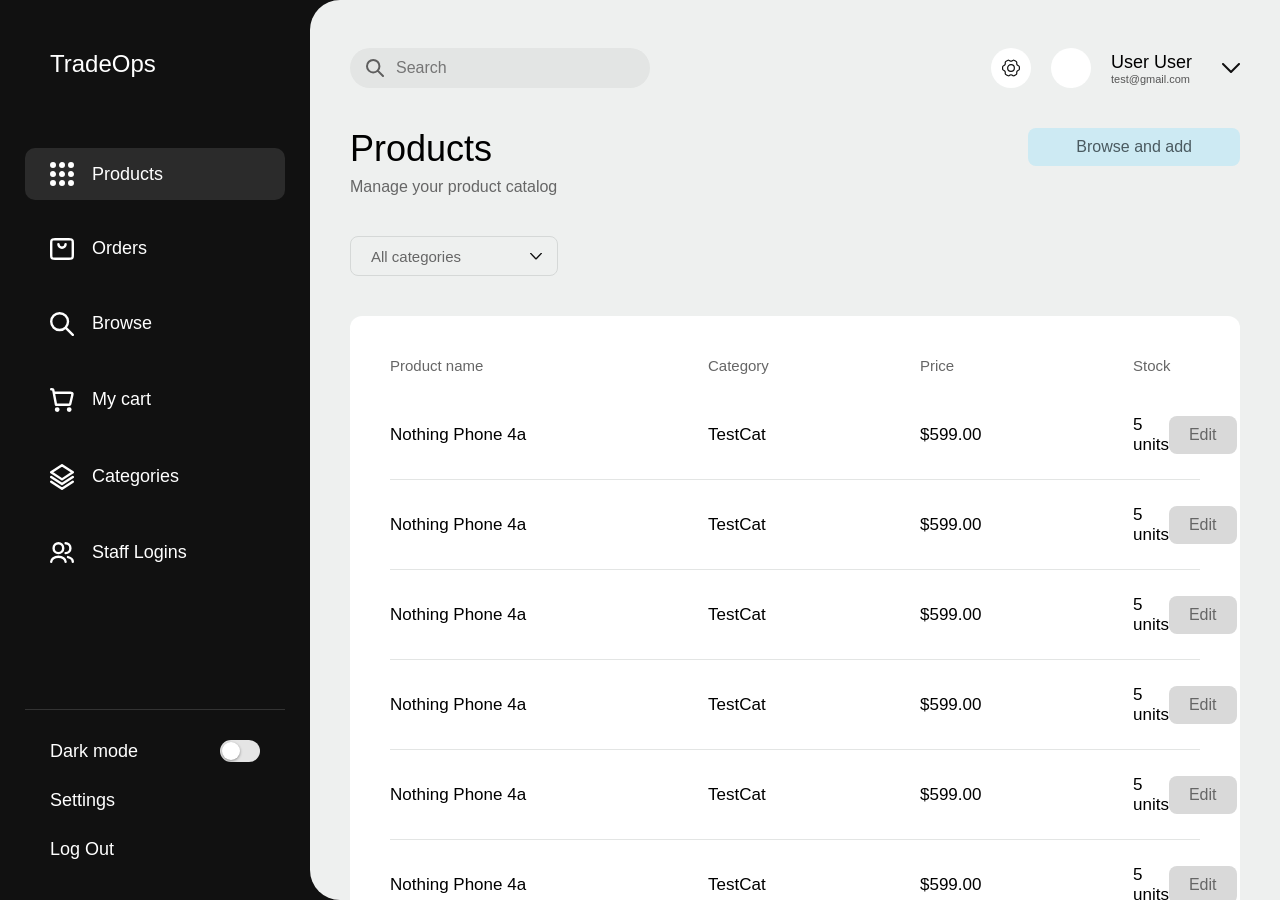
<file: index.html>
<!DOCTYPE html>
<html lang="en">


<head>
  <meta charset="UTF-8">
  <meta name="viewport" content="width=device-width, initial-scale=1.0">
  <title>TradeOps — Products</title>
  <link rel="stylesheet" href="style.css">
</head>


<body>
  <div class="layout">
    <aside class="sidebar">
  <div class="sidebar__logo">TradeOps</div>

  <nav class="menu">
    <a href="index.html" class="menu__item menu__item--active">
      <img src="icons/products.svg" alt="" class="menu__icon">
      <span>Products</span>
    </a>
    <a href="orders.html" class="menu__item">
      <img src="icons/orders.svg" alt="" class="menu__icon">
      <span>Orders</span>
    </a>
    <a href="browse.html" class="menu__item">
      <img src="icons/browse.svg" alt="" class="menu__icon">
      <span>Browse</span>
    </a>
    <a href="cart.html" class="menu__item">
      <img src="icons/cart.svg" alt="" class="menu__icon">
      <span>My cart</span>
    </a>
    <a href="categories.html" class="menu__item">
      <img src="icons/categories.svg" alt="" class="menu__icon">
      <span>Categories</span>
    </a>
    <a href="staff.html" class="menu__item">
      <img src="icons/staff.svg" alt="" class="menu__icon">
      <span>Staff Logins</span>
    </a>
  </nav>

  <div class="sidebar__bottom">
    <div class="theme-toggle">
      <span>Dark mode</span>
      <div class="switch"><div class="switch__knob"></div></div>
    </div>
    <a href="settings.html" class="sidebar__link">Settings</a>
    <a href="#" class="sidebar__link">Log Out</a>
  </div>
</aside>

    <main class="main">

      
  <header class="topbar">
    <label class="search">
      <img src="icons/search.svg" alt="" class="search__icon">
      <input type="text" class="search__input" placeholder="Search">
    </label>

    <div class="topbar__user">
      <button class="icon-btn" type="button">
        <img src="icons/settings.svg" alt="Settings">
      </button>

      <div class="avatar"></div>

      <div class="user-info">
        <span class="user-info__name">User User</span>
        <span class="user-info__email">test@gmail.com</span>
      </div>

      <button class="chevron-btn" type="button">
        <img src="icons/chevron-down.svg" alt="Open menu">
      </button>
    </div>
  </header>


  <section class="page-header">
  <div class="page-header__text">
    <h1 class="page-header__title">Products</h1>
    <p class="page-header__subtitle">Manage your product catalog</p>
  </div>
  <a href="#" class="btn btn--primary">Browse and add</a>
</section>

<div class="filters">
  <div class="select">
    <select class="select__control">
      <option>All categories</option>
      <option>TestCat</option>
    </select>
    <img src="icons/chevron-down.svg" alt="" class="select__arrow">
  </div>
</div>

<section class="card">
  <div class="table">
    <div class="table__row table__row--head">
      <div>Product name</div>
      <div>Category</div>
      <div>Price</div>
      <div>Stock</div>
      <div></div>
    </div>

    <div class="table__row">
      <div class="table__name">Nothing Phone 4a</div>
      <div class="table__cell">TestCat</div>
      <div class="table__cell">$599.00</div>
      <div class="table__cell">5 units</div>
      <div class="table__action"><a href="#" class="btn btn--secondary" data-modal-open="edit-product">Edit</a></div>
    </div>

    <div class="table__row">
      <div class="table__name">Nothing Phone 4a</div>
      <div class="table__cell">TestCat</div>
      <div class="table__cell">$599.00</div>
      <div class="table__cell">5 units</div>
      <div class="table__action"><a href="#" class="btn btn--secondary" data-modal-open="edit-product">Edit</a></div>
    </div>

    <div class="table__row">
      <div class="table__name">Nothing Phone 4a</div>
      <div class="table__cell">TestCat</div>
      <div class="table__cell">$599.00</div>
      <div class="table__cell">5 units</div>
      <div class="table__action"><a href="#" class="btn btn--secondary" data-modal-open="edit-product">Edit</a></div>
    </div>

    <div class="table__row">
      <div class="table__name">Nothing Phone 4a</div>
      <div class="table__cell">TestCat</div>
      <div class="table__cell">$599.00</div>
      <div class="table__cell">5 units</div>
      <div class="table__action"><a href="#" class="btn btn--secondary" data-modal-open="edit-product">Edit</a></div>
    </div>

    <div class="table__row">
      <div class="table__name">Nothing Phone 4a</div>
      <div class="table__cell">TestCat</div>
      <div class="table__cell">$599.00</div>
      <div class="table__cell">5 units</div>
      <div class="table__action"><a href="#" class="btn btn--secondary" data-modal-open="edit-product">Edit</a></div>
    </div>

    <div class="table__row">
      <div class="table__name">Nothing Phone 4a</div>
      <div class="table__cell">TestCat</div>
      <div class="table__cell">$599.00</div>
      <div class="table__cell">5 units</div>
      <div class="table__action"><a href="#" class="btn btn--secondary" data-modal-open="edit-product">Edit</a></div>
    </div>
  </div>
</section>

</main>



<div class="modal" id="edit-product" hidden>
  <div class="modal__dialog">
    <header class="modal__header">
      <h2 class="modal__title">Edit Product - Nothing Phone 4a</h2>
      <button class="modal__close" type="button" data-modal-close>
        <img src="icons/close.svg" alt="Close">
      </button>
    </header>

    <div class="modal__body">
      <h3 class="modal__section-title">Product info (admin controlled)</h3>

      <div class="info-grid">
        <div class="field field--small">
          <div class="field__label">Product name</div>
          <div class="field__value">Nothing Phone 4a</div>
        </div>
        <div class="field field--small">
          <div class="field__label">Category</div>
          <div class="field__value">TestCat</div>
        </div>
        <div class="field field--small">
          <div class="field__label">Price</div>
          <div class="field__value">$599.00</div>
        </div>
        <div class="field field--small">
          <div class="field__label">In Stock</div>
          <div class="field__value">5 units</div>
        </div>
      </div>

      <h3 class="modal__section-title modal__section-title--second">Your customizations</h3>

      <form class="form">
        <div class="form__group">
          <label class="form__label" for="description">Product description</label>
          <textarea class="form__control form__control--textarea" id="description" placeholder="Write the description"></textarea>
          <p class="form__hint">Add your own product description for your storefront.</p>
        </div>

        <div class="form__group">
          <label class="form__label" for="details">Internal details</label>
          <textarea class="form__control form__control--textarea" id="details" placeholder="Write the details"></textarea>
          <p class="form__hint">Private notes - not visible to customers</p>
        </div>

        <div class="form__group">
          <label class="form__label" for="order">Display order</label>
          <input class="form__control" type="number" id="order" value="0">
          <p class="form__hint">Lower numbers appear first</p>
        </div>

        <div class="form__group">
          <label class="form__label" for="images">Product images (URLs)</label>
          <input class="form__control" type="text" id="images" placeholder="https://example.com/image1">
          <p class="form__hint">Separate multiple image URLs with commas</p>
        </div>

        <div class="form__actions">
          <button type="button" class="btn btn--danger">Delete Product</button>
          <button type="submit" class="btn btn--accent btn--save">Save changes</button>
        </div>
      </form>
    </div>
  </div>
</div>

<script src="script.js"></script>
  </div>


</body>


</html>
</file>
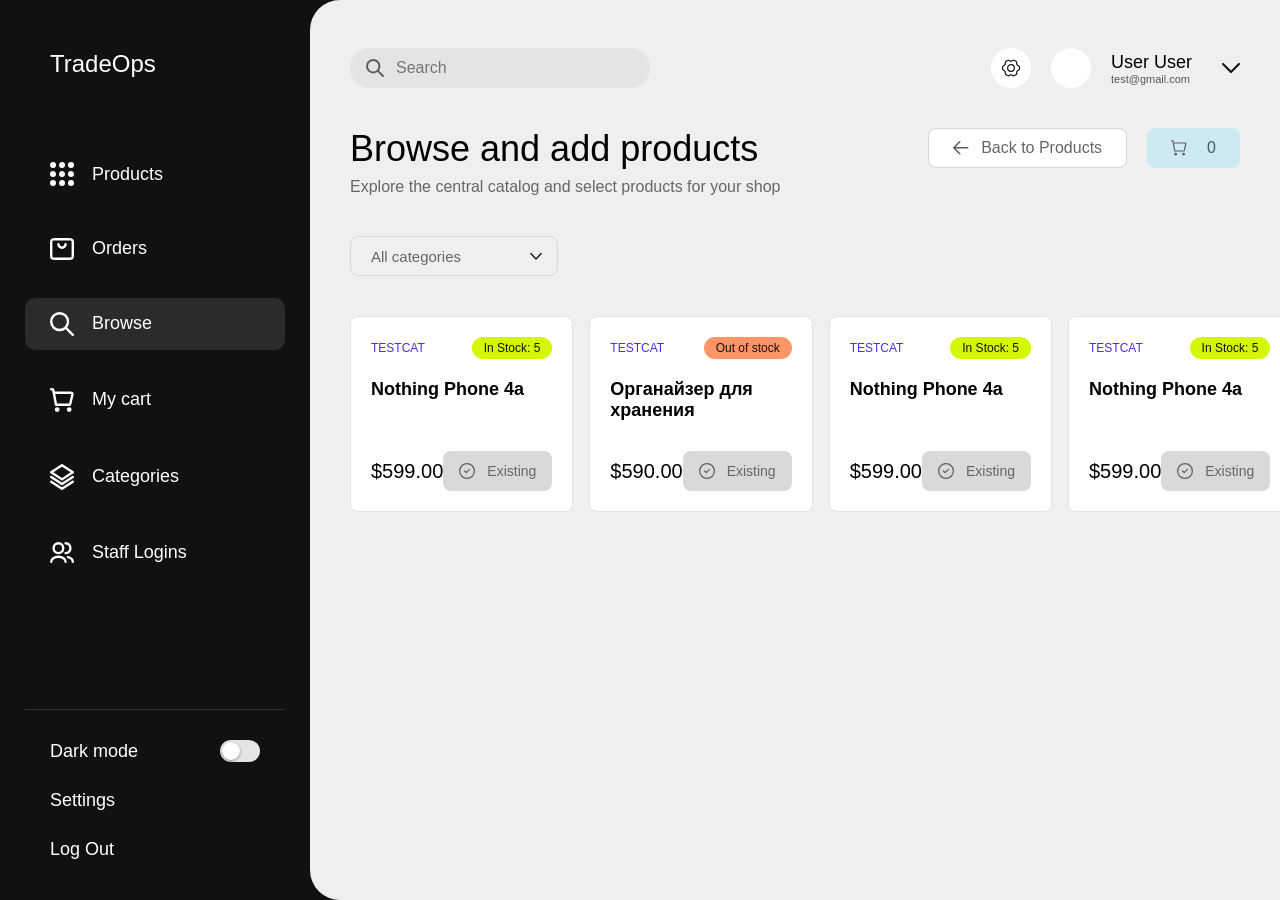
<file: browse.html>
<!DOCTYPE html>
<html lang="en">
<head>
  <meta charset="UTF-8">
  <meta name="viewport" content="width=device-width, initial-scale=1.0">
  <title>TradeOps — Browse</title>
  <link rel="stylesheet" href="style.css">
</head>
<body>
  <div class="layout">
    <aside class="sidebar">
  <div class="sidebar__logo">TradeOps</div>

  <nav class="menu">
    <a href="index.html" class="menu__item">
      <img src="icons/products.svg" alt="" class="menu__icon">
      <span>Products</span>
    </a>
    <a href="orders.html" class="menu__item">
      <img src="icons/orders.svg" alt="" class="menu__icon">
      <span>Orders</span>
    </a>
    <a href="browse.html" class="menu__item menu__item--active">
      <img src="icons/browse.svg" alt="" class="menu__icon">
      <span>Browse</span>
    </a>
    <a href="cart.html" class="menu__item">
      <img src="icons/cart.svg" alt="" class="menu__icon">
      <span>My cart</span>
    </a>
    <a href="categories.html" class="menu__item">
      <img src="icons/categories.svg" alt="" class="menu__icon">
      <span>Categories</span>
    </a>
    <a href="staff.html" class="menu__item">
      <img src="icons/staff.svg" alt="" class="menu__icon">
      <span>Staff Logins</span>
    </a>
  </nav>

  <div class="sidebar__bottom">
    <div class="theme-toggle">
      <span>Dark mode</span>
      <div class="switch"><div class="switch__knob"></div></div>
    </div>
    <a href="settings.html" class="sidebar__link">Settings</a>
    <a href="#" class="sidebar__link">Log Out</a>
  </div>
</aside>
    <main class="main">


  <header class="topbar">
    <label class="search">
      <img src="icons/search.svg" alt="" class="search__icon">
      <input type="text" class="search__input" placeholder="Search">
    </label>

    <div class="topbar__user">
      <button class="icon-btn" type="button">
        <img src="icons/settings.svg" alt="Settings">
      </button>

      <div class="avatar"></div>

      <div class="user-info">
        <span class="user-info__name">User User</span>
        <span class="user-info__email">test@gmail.com</span>
      </div>

      <button class="chevron-btn" type="button">
        <img src="icons/chevron-down.svg" alt="Open menu">
      </button>
    </div>
  </header>


  <section class="page-header">
  <div class="page-header__text">
    <h1 class="page-header__title">Browse and add products</h1>
    <p class="page-header__subtitle">Explore the central catalog and select products for your shop</p>
  </div>
  <div class="page-header__actions">
    <a href="index.html" class="btn btn--outline btn--back">
      <img src="icons/arrow-left.svg" alt="" class="btn__icon">
      <span>Back to Products</span>
    </a>
    <a href="#" class="btn btn--primary btn--cart">
      <img src="icons/cart_grey.svg" alt="" class="btn__icon">
      <span>0</span>
    </a>
  </div>
</section>

<div class="filters">
  <div class="select">
    <select class="select__control">
      <option>All categories</option>
      <option>TestCat</option>
    </select>
    <img src="icons/chevron-down.svg" alt="" class="select__arrow">
  </div>
</div>

<section class="cards">
  <article class="product-card">
    <div class="product-card__top">
      <span class="product-card__category">TESTCAT</span>
      <span class="badge badge--stock">In Stock: 5</span>
    </div>
    <h2 class="product-card__title">Nothing Phone 4a</h2>
    <div class="product-card__bottom">
      <span class="product-card__price">$599.00</span>
      <button class="btn btn--secondary btn--existing" type="button">
        <img src="icons/check-circle.svg" alt="" class="btn__icon">
        <span>Existing</span>
      </button>
    </div>
  </article>

  <article class="product-card">
    <div class="product-card__top">
      <span class="product-card__category">TESTCAT</span>
      <span class="badge badge--out">Out of stock</span>
    </div>
    <h2 class="product-card__title">Органайзер для хранения</h2>
    <div class="product-card__bottom">
      <span class="product-card__price">$590.00</span>
      <button class="btn btn--secondary btn--existing" type="button">
        <img src="icons/check-circle.svg" alt="" class="btn__icon">
        <span>Existing</span>
      </button>
    </div>
  </article>

  <article class="product-card">
    <div class="product-card__top">
      <span class="product-card__category">TESTCAT</span>
      <span class="badge badge--stock">In Stock: 5</span>
    </div>
    <h2 class="product-card__title">Nothing Phone 4a</h2>
    <div class="product-card__bottom">
      <span class="product-card__price">$599.00</span>
      <button class="btn btn--secondary btn--existing" type="button">
        <img src="icons/check-circle.svg" alt="" class="btn__icon">
        <span>Existing</span>
      </button>
    </div>
  </article>

  <article class="product-card">
    <div class="product-card__top">
      <span class="product-card__category">TESTCAT</span>
      <span class="badge badge--stock">In Stock: 5</span>
    </div>
    <h2 class="product-card__title">Nothing Phone 4a</h2>
    <div class="product-card__bottom">
      <span class="product-card__price">$599.00</span>
      <button class="btn btn--secondary btn--existing" type="button">
        <img src="icons/check-circle.svg" alt="" class="btn__icon">
        <span>Existing</span>
      </button>
    </div>
  </article>
</section>

</main>
  </div>
  
</body>

</html>
</file>
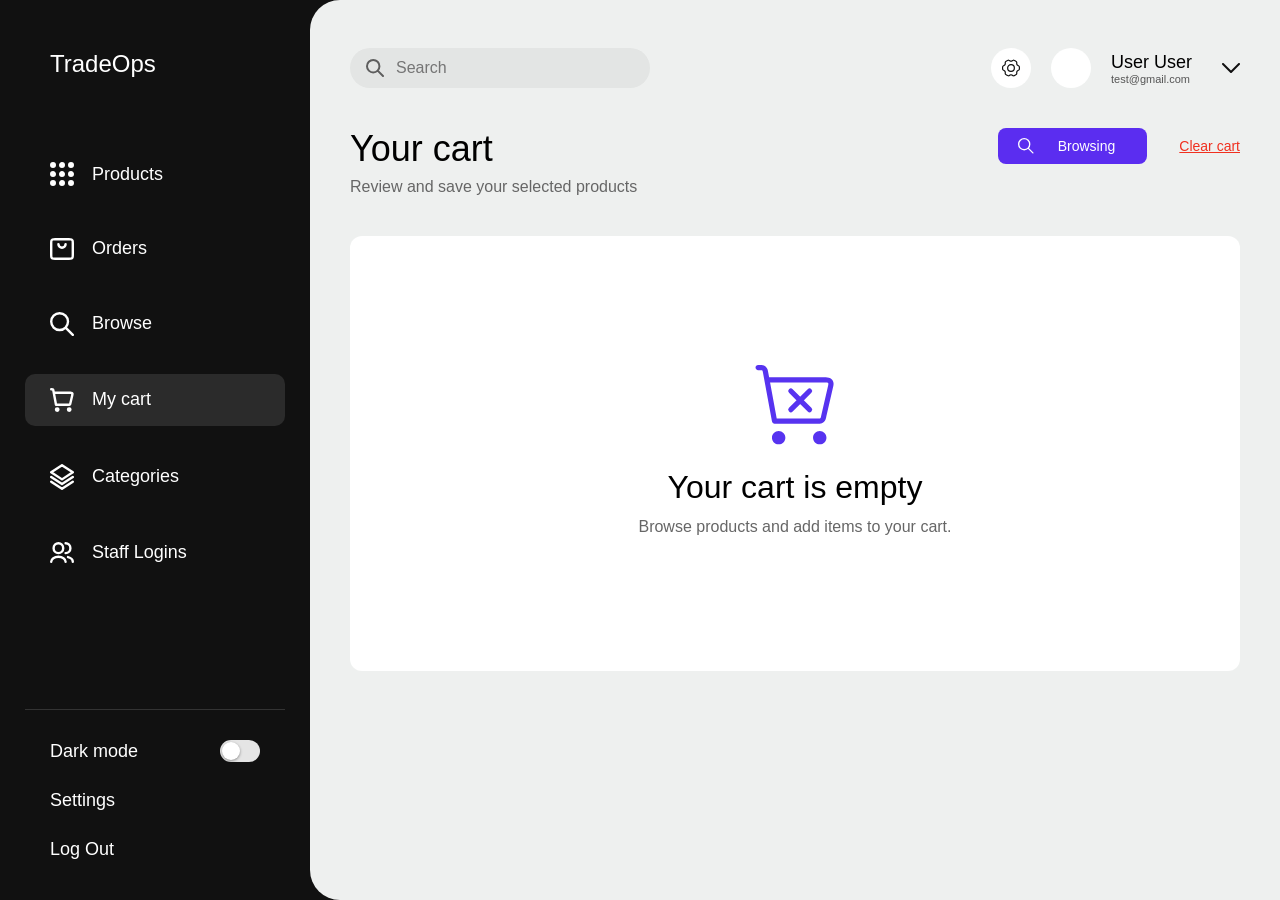
<file: cart.html>
<!DOCTYPE html>
<html lang="en">
<head>
  <meta charset="UTF-8">
  <meta name="viewport" content="width=device-width, initial-scale=1.0">
  <title>TradeOps — My cart</title>
  <link rel="stylesheet" href="style.css">
</head>
<body>
  <div class="layout">
    <aside class="sidebar">
  <div class="sidebar__logo">TradeOps</div>

  <nav class="menu">
    <a href="products.html" class="menu__item">
      <img src="icons/products.svg" alt="" class="menu__icon">
      <span>Products</span>
    </a>
    <a href="orders.html" class="menu__item">
      <img src="icons/orders.svg" alt="" class="menu__icon">
      <span>Orders</span>
    </a>
    <a href="browse.html" class="menu__item">
      <img src="icons/browse.svg" alt="" class="menu__icon">
      <span>Browse</span>
    </a>
    <a href="cart.html" class="menu__item menu__item--active">
      <img src="icons/cart.svg" alt="" class="menu__icon">
      <span>My cart</span>
    </a>
    <a href="categories.html" class="menu__item">
      <img src="icons/categories.svg" alt="" class="menu__icon">
      <span>Categories</span>
    </a>
    <a href="staff.html" class="menu__item">
      <img src="icons/staff.svg" alt="" class="menu__icon">
      <span>Staff Logins</span>
    </a>
  </nav>

  <div class="sidebar__bottom">
    <div class="theme-toggle">
      <span>Dark mode</span>
      <div class="switch"><div class="switch__knob"></div></div>
    </div>
    <a href="settings.html" class="sidebar__link">Settings</a>
    <a href="#" class="sidebar__link">Log Out</a>
  </div>
</aside>
    <main class="main">
  <header class="topbar">
    <label class="search">
      <img src="icons/search.svg" alt="" class="search__icon">
      <input type="text" class="search__input" placeholder="Search">
    </label>

    <div class="topbar__user">
      <button class="icon-btn" type="button">
        <img src="icons/settings.svg" alt="Settings">
      </button>

      <div class="avatar"></div>

      <div class="user-info">
        <span class="user-info__name">User User</span>
        <span class="user-info__email">test@gmail.com</span>
      </div>

      <button class="chevron-btn" type="button">
        <img src="icons/chevron-down.svg" alt="Open menu">
      </button>
    </div>
  </header>
  <section class="page-header">
  <div class="page-header__text">
    <h1 class="page-header__title">Your cart</h1>
    <p class="page-header__subtitle">Review and save your selected products</p>
  </div>
  <div class="page-header__actions page-header__actions--center">
    <a href="browse.html" class="btn btn--accent btn--browsing">
      <img src="icons/search-white.svg" alt="" class="btn__icon">
      <span>Browsing</span>
    </a>
    <a href="#" class="link-danger">Clear cart</a>
  </div>
</section>

<section class="card empty-state">
  <img src="icons/cart-empty.svg" alt="" class="empty-state__icon">
  <h2 class="empty-state__title">Your cart is empty</h2>
  <p class="empty-state__text">Browse products and add items to your cart.</p>

</section>

</main>
  </div>
</body>
</html>
</file>
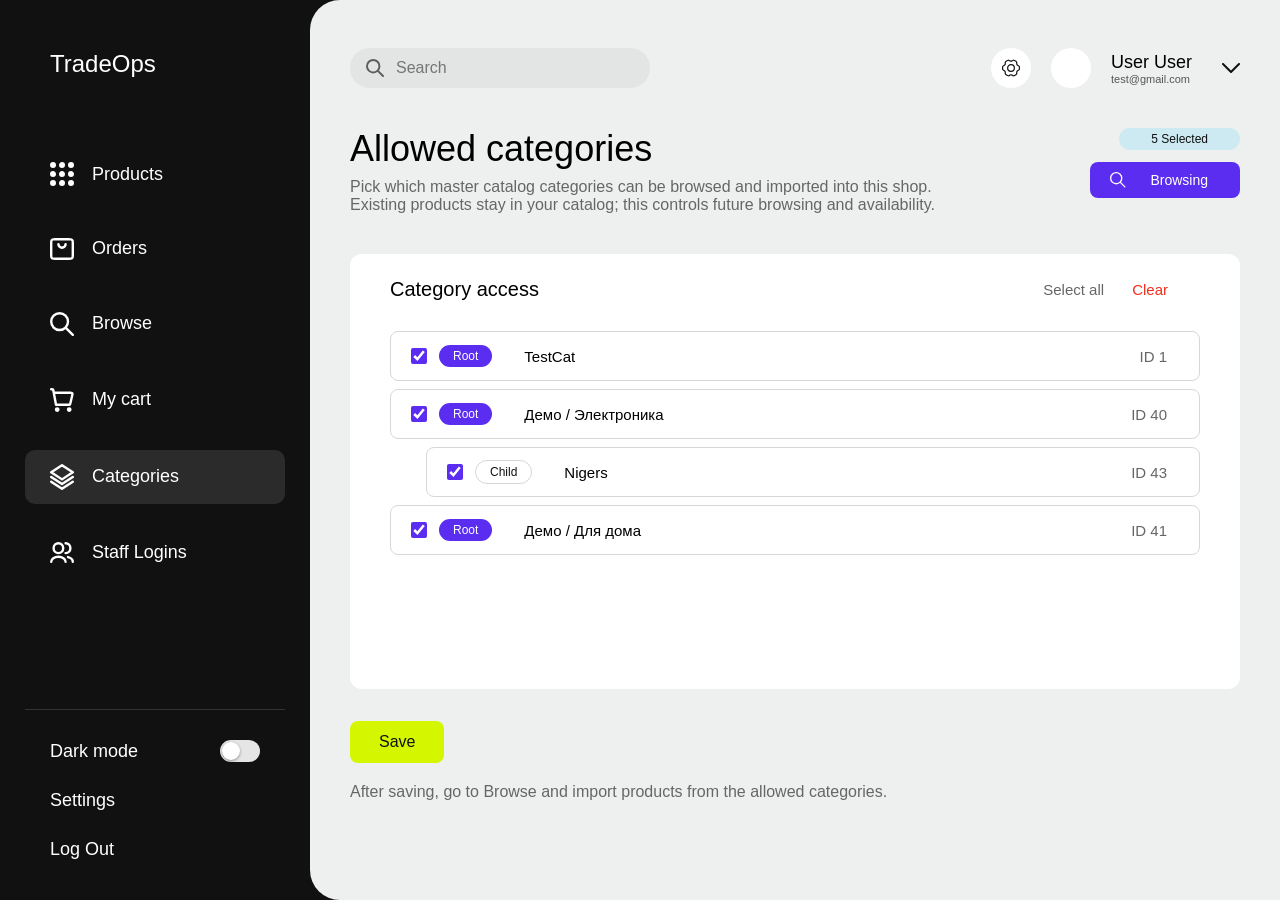
<file: categories.html>
<!DOCTYPE html>
<html lang="en">
<head>
  <meta charset="UTF-8">
  <meta name="viewport" content="width=device-width, initial-scale=1.0">
  <title>TradeOps — Categories</title>
  <link rel="stylesheet" href="style.css">
</head>
<body>
  <div class="layout">
    <aside class="sidebar">
  <div class="sidebar__logo">TradeOps</div>

  <nav class="menu">
    <a href="index.html" class="menu__item">
      <img src="icons/products.svg" alt="" class="menu__icon">
      <span>Products</span>
    </a>
    <a href="orders.html" class="menu__item">
      <img src="icons/orders.svg" alt="" class="menu__icon">
      <span>Orders</span>
    </a>
    <a href="browse.html" class="menu__item">
      <img src="icons/browse.svg" alt="" class="menu__icon">
      <span>Browse</span>
    </a>
    <a href="cart.html" class="menu__item">
      <img src="icons/cart.svg" alt="" class="menu__icon">
      <span>My cart</span>
    </a>
    <a href="categories.html" class="menu__item menu__item--active">
      <img src="icons/categories.svg" alt="" class="menu__icon">
      <span>Categories</span>
    </a>
    <a href="staff.html" class="menu__item">
      <img src="icons/staff.svg" alt="" class="menu__icon">
      <span>Staff Logins</span>
    </a>
  </nav>

  <div class="sidebar__bottom">
    <div class="theme-toggle">
      <span>Dark mode</span>
      <div class="switch"><div class="switch__knob"></div></div>
    </div>
    <a href="settings.html" class="sidebar__link">Settings</a>
    <a href="#" class="sidebar__link">Log Out</a>
  </div>
</aside>
    <main class="main">
  <header class="topbar">
    <label class="search">
      <img src="icons/search.svg" alt="" class="search__icon">
      <input type="text" class="search__input" placeholder="Search">
    </label>

    <div class="topbar__user">
      <button class="icon-btn" type="button">
        <img src="icons/settings.svg" alt="Settings">
      </button>

      <div class="avatar"></div>

      <div class="user-info">
        <span class="user-info__name">User User</span>
        <span class="user-info__email">test@gmail.com</span>
      </div>

      <button class="chevron-btn" type="button">
        <img src="icons/chevron-down.svg" alt="Open menu">
      </button>
    </div>
  </header>
  <section class="page-header">
  <div class="page-header__text">
    <h1 class="page-header__title">Allowed categories</h1>
    <p class="page-header__subtitle">
      Pick which master catalog categories can be browsed and imported into this shop.<br>
      Existing products stay in your catalog; this controls future browsing and availability.
    </p>
  </div>
  <div class="page-header__side">
    <span class="badge badge--count">5 Selected</span>
    <a href="browse.html" class="btn btn--accent btn--browsing">
      <img src="icons/search-white.svg" alt="" class="btn__icon">
      <span>Browsing</span>
    </a>
  </div>
</section>

<section class="card card--categories">
  <div class="card__head">
    <h2 class="card__title">Category access</h2>
    <div class="card__links">
      <a href="#" class="link-muted">Select all</a>
      <a href="#" class="link-red">Clear</a>
    </div>
  </div>

  <div class="category-list">
    <label class="category-row">
      <input type="checkbox" class="checkbox" checked>
      <span class="tag tag--root">Root</span>
      <span class="category-row__name">TestCat</span>
      <span class="category-row__id">ID 1</span>
    </label>

    <label class="category-row">
      <input type="checkbox" class="checkbox" checked>
      <span class="tag tag--root">Root</span>
      <span class="category-row__name">Демо / Электроника</span>
      <span class="category-row__id">ID 40</span>
    </label>

    <label class="category-row category-row--child">
      <input type="checkbox" class="checkbox" checked>
      <span class="tag tag--child">Child</span>
      <span class="category-row__name">Nigers</span>
      <span class="category-row__id">ID 43</span>
    </label>

    <label class="category-row">
      <input type="checkbox" class="checkbox" checked>
      <span class="tag tag--root">Root</span>
      <span class="category-row__name">Демо / Для дома</span>
      <span class="category-row__id">ID 41</span>
    </label>
  </div>
</section>

<div class="save-block">
  <button type="button" class="btn btn--lime">Save</button>
  <p class="save-block__text">After saving, go to Browse and import products from the allowed categories.</p>
</div>

</main>
  </div>
</body>
</html>
</file>
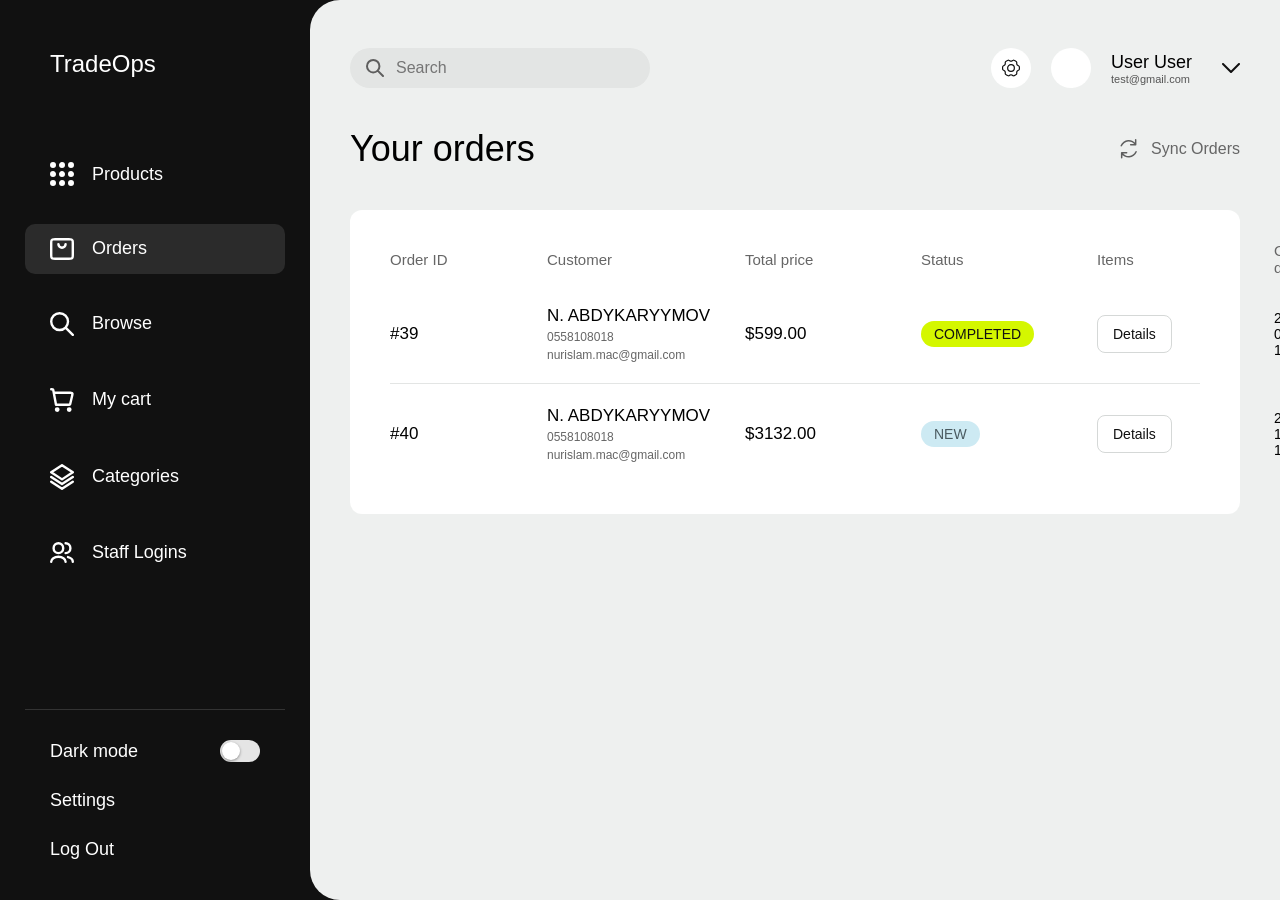
<file: orders.html>
<!DOCTYPE html>
<html lang="en">
<head>
  <meta charset="UTF-8">
  <meta name="viewport" content="width=device-width, initial-scale=1.0">
  <title>TradeOps — Orders</title>
  <link rel="stylesheet" href="style.css">
</head>

<body>
  <div class="layout">
    <aside class="sidebar">
  <div class="sidebar__logo">TradeOps</div>

  <nav class="menu">
    <a href="index.html" class="menu__item">
      <img src="icons/products.svg" alt="" class="menu__icon">
      <span>Products</span>
    </a>
    <a href="orders.html" class="menu__item menu__item--active">
      <img src="icons/orders.svg" alt="" class="menu__icon">
      <span>Orders</span>
    </a>
    <a href="browse.html" class="menu__item">
      <img src="icons/browse.svg" alt="" class="menu__icon">
      <span>Browse</span>
    </a>
    <a href="cart.html" class="menu__item">
      <img src="icons/cart.svg" alt="" class="menu__icon">
      <span>My cart</span>
    </a>
    <a href="categories.html" class="menu__item">
      <img src="icons/categories.svg" alt="" class="menu__icon">
      <span>Categories</span>
    </a>
    <a href="staff.html" class="menu__item">
      <img src="icons/staff.svg" alt="" class="menu__icon">
      <span>Staff Logins</span>
    </a>
  </nav>

  <div class="sidebar__bottom">
    <div class="theme-toggle">
      <span>Dark mode</span>
      <div class="switch"><div class="switch__knob"></div></div>
    </div>
    <a href="settings.html" class="sidebar__link">Settings</a>
    <a href="#" class="sidebar__link">Log Out</a>
  </div>
</aside>
    <main class="main">
  <header class="topbar">
    <label class="search">
      <img src="icons/search.svg" alt="" class="search__icon">
      <input type="text" class="search__input" placeholder="Search">
    </label>

    <div class="topbar__user">
      <button class="icon-btn" type="button">
        <img src="icons/settings.svg" alt="Settings">
      </button>

      <div class="avatar"></div>

      <div class="user-info">
        <span class="user-info__name">User User</span>
        <span class="user-info__email">test@gmail.com</span>
      </div>

      <button class="chevron-btn" type="button">
        <img src="icons/chevron-down.svg" alt="Open menu">
      </button>
    </div>
  </header>

  
  <section class="page-header page-header--center">
  <h1 class="page-header__title">Your orders</h1>
  <a href="#" class="sync">
    <img src="icons/sync.svg" alt="" class="sync__icon">
    <span>Sync Orders</span>
  </a>
</section>

<section class="card">
  <div class="table">
    <div class="table__row table__row--orders table__row--head">
      <div>Order ID</div>
      <div>Customer</div>
      <div>Total price</div>
      <div>Status</div>
      <div>Items</div>
      <div>Order date</div>
    </div>

    <div class="table__row table__row--orders">
      <div class="table__name">#39</div>
      <div class="customer">
        <span class="customer__name">N. ABDYKARYYMOV</span>
        <span class="customer__info">0558108018</span>
        <span class="customer__info">nurislam.mac@gmail.com</span>
      </div>
      <div class="table__name">$599.00</div>
      <div><span class="badge badge--completed">COMPLETED</span></div>
      <div><a href="#" class="btn btn--outline" data-modal-open="order-details">Details</a></div>
      <div class="table__date">2026-09-29 15:09</div>
    </div>

    <div class="table__row table__row--orders">
      <div class="table__name">#40</div>
      <div class="customer">
        <span class="customer__name">N. ABDYKARYYMOV</span>
        <span class="customer__info">0558108018</span>
        <span class="customer__info">nurislam.mac@gmail.com</span>
      </div>
      <div class="table__name">$3132.00</div>
      <div><span class="badge badge--new">NEW</span></div>
      <div><a href="#" class="btn btn--outline" data-modal-open="order-details">Details</a></div>
      <div class="table__date">2026-10-01 14:23</div>
    </div>
  </div>
</section>



</main>




<div class="modal" id="order-details" hidden>
  <div class="modal__dialog">
    <header class="modal__header modal__header--accent">
      <h2 class="modal__title">Order Details - #39</h2>
      <button class="modal__close" type="button" data-modal-close>
        <img src="icons/close.svg" alt="Close">
      </button>
    </header>

    <div class="modal__body">
      <h3 class="modal__section-title">Order info</h3>

      <div class="info-grid info-grid--three">
        <div class="field field--small">
          <div class="field__label">Order ID</div>
          <div class="field__value">#39</div>
        </div>
        <div class="field field--small">
          <div class="field__label">Customer</div>
          <div class="field__value">N. ABDYKAYYMOV</div>
        </div>
        <div class="field field--small">
          <div class="field__label">Phone</div>
          <div class="field__value">0558108018</div>
        </div>
        <div class="field field--small">
          <div class="field__label">Email</div>
          <div class="field__value">nurislam.mac@gmail.com</div>
        </div>
        <div class="field field--small">
          <div class="field__label">Delivery address</div>
          <div class="field__value">Бишкек, Волкова, N. ABDYKAYYMOV, nurislam.mac@gmail.com</div>
        </div>
        <div class="field field--small">
          <div class="field__label">Total amount</div>
          <div class="field__value">$24150.00</div>
        </div>
        <div class="field field--small">
          <div class="field__label">Status</div>
          <div class="field__value">COMPLETED</div>
        </div>
        <div class="field field--small">
          <div class="field__label">Order date</div>
          <div class="field__value">2026-09-29 15:09</div>
        </div>
        <div class="field field--small">
          <div class="field__label">Last synced</div>
          <div class="field__value">2026-09-29 15:29</div>
        </div>
      </div>

      <h3 class="modal__section-title modal__section-title--second">Order items</h3>

      <div class="items">
        <div class="items__row items__row--head">
          <div>Product name</div>
          <div>Quantity</div>
          <div>Unit price</div>
          <div>Subtotal</div>
        </div>
        <div class="items__row items__row--line">
          <div class="items__name">Nothing Phone 4a</div>
          <div>35</div>
          <div>$690.00</div>
          <div>$24150.00</div>
        </div>
        <div class="items__total">
          <div>Order Total:</div>
          <div>$24150.00</div>
        </div>
      </div>

      <div class="modal__footer">
        <button type="button" class="btn btn--outline btn--close" data-modal-close>Close</button>
      </div>
    </div>
  </div>
</div>

<script src="script.js"></script>


  </div>
</body>
</html>
</file>
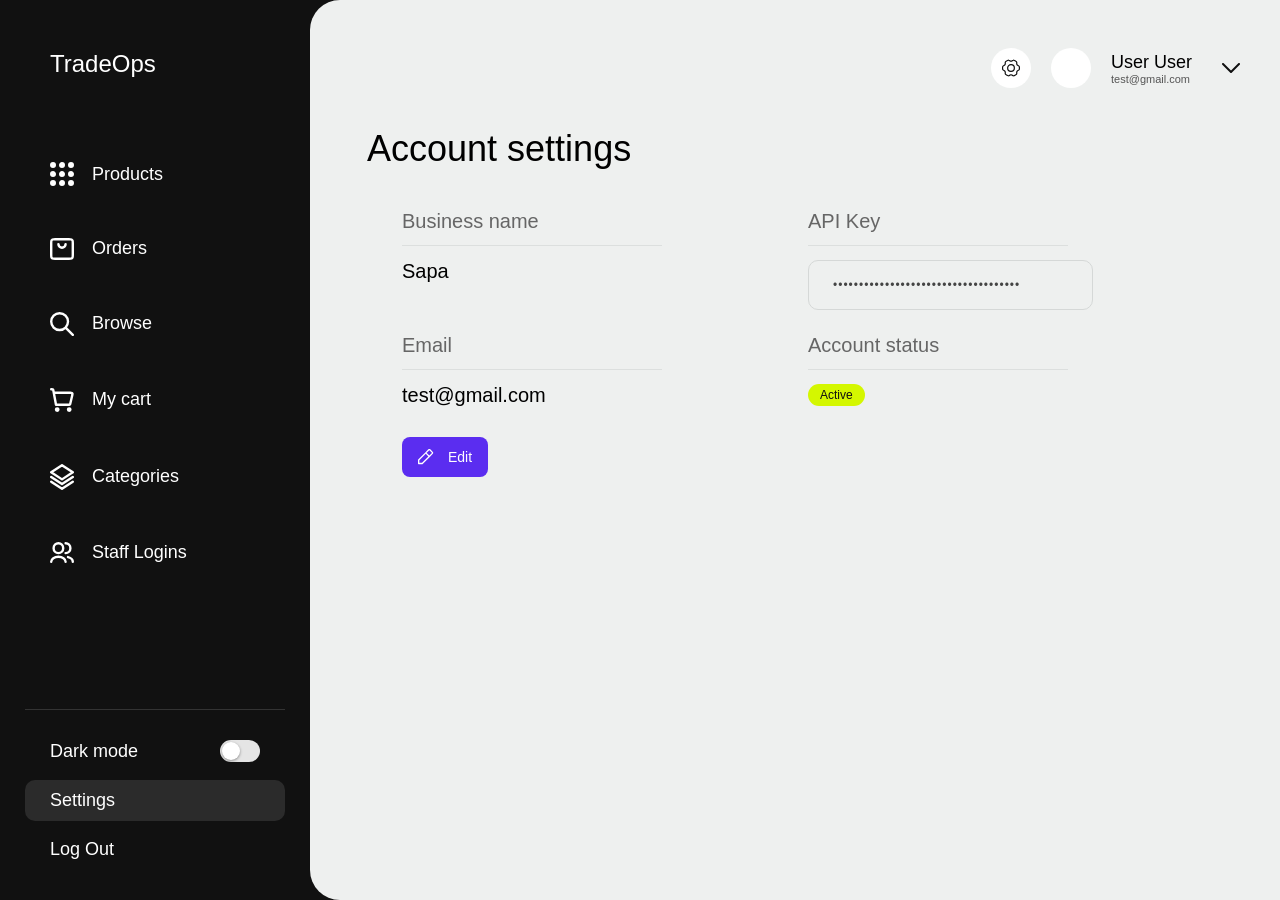
<file: settings.html>
<!DOCTYPE html>
<html lang="en">
<head>
  <meta charset="UTF-8">
  <meta name="viewport" content="width=device-width, initial-scale=1.0">
  <title>TradeOps — Account settings</title>
  <link rel="stylesheet" href="style.css">
</head>
<body>
  <div class="layout">
    <aside class="sidebar">
  <div class="sidebar__logo">TradeOps</div>

  <nav class="menu">
    <a href="index.html" class="menu__item">
      <img src="icons/products.svg" alt="" class="menu__icon">
      <span>Products</span>
    </a>
    <a href="orders.html" class="menu__item">
      <img src="icons/orders.svg" alt="" class="menu__icon">
      <span>Orders</span>
    </a>
    <a href="browse.html" class="menu__item">
      <img src="icons/browse.svg" alt="" class="menu__icon">
      <span>Browse</span>
    </a>
    <a href="cart.html" class="menu__item">
      <img src="icons/cart.svg" alt="" class="menu__icon">
      <span>My cart</span>
    </a>
    <a href="categories.html" class="menu__item">
      <img src="icons/categories.svg" alt="" class="menu__icon">
      <span>Categories</span>
    </a>
    <a href="staff.html" class="menu__item">
      <img src="icons/staff.svg" alt="" class="menu__icon">
      <span>Staff Logins</span>
    </a>
  </nav>

  <div class="sidebar__bottom">
    <div class="theme-toggle">
      <span>Dark mode</span>
      <div class="switch"><div class="switch__knob"></div></div>
    </div>
    <a href="settings.html" class="sidebar__link sidebar__link--active">Settings</a>
    <a href="#" class="sidebar__link">Log Out</a>
  </div>
</aside>
    <main class="main">
  <header class="topbar topbar--right">
    

    <div class="topbar__user">
      <button class="icon-btn" type="button">
        <img src="icons/settings.svg" alt="Settings">
      </button>

      <div class="avatar"></div>

      <div class="user-info">
        <span class="user-info__name">User User</span>
        <span class="user-info__email">test@gmail.com</span>
      </div>

      <button class="chevron-btn" type="button">
        <img src="icons/chevron-down.svg" alt="Open menu">
      </button>
    </div>
  </header>
  <section class="settings">
  <h1 class="page-header__title">Account settings</h1>

  <div class="settings__grid">
    <div class="field">
      <div class="field__label">Business name</div>
      <div class="field__value">Sapa</div>
    </div>

    <div class="field">
      <div class="field__label">API Key</div>
      <div class="api-key">
        <span class="api-key__dots">••••••••••••••••••••••••••••••••••••</span>
      </div>
    </div>

    <div class="field">
      <div class="field__label">Email</div>
      <div class="field__value">test@gmail.com</div>
    </div>

    <div class="field">
      <div class="field__label">Account status</div>
      <div><span class="badge badge--stock">Active</span></div>
    </div>
  </div>

  <a href="#" class="btn btn--accent btn--edit" data-modal-open="edit-account">
    <img src="icons/pencil.svg" alt="" class="btn__icon">
    <span>Edit</span>
  </a>
</section>

</main>



<div class="modal" id="edit-account" hidden>
  <div class="modal__dialog modal__dialog--form">
    <div class="modal__body modal__body--form">
      <h3 class="modal__section-title modal__section-title--plain">Edit Account</h3>

      <form class="staff-form account-form">
        <div class="staff-form__field">
          <label class="staff-form__label" for="acc-business">Business name</label>
          <input class="staff-form__control" type="text" id="acc-business" value="Sapa">
        </div>

        <div class="staff-form__field">
          <label class="staff-form__label" for="acc-email">Email</label>
          <input class="staff-form__control" type="email" id="acc-email" value="test@gmail.com">
        </div>

        <div class="account-form__break"></div>

        <div class="staff-form__field">
          <label class="staff-form__label" for="acc-old">Old password</label>
          <input class="staff-form__control" type="password" id="acc-old" placeholder="Write old password">
        </div>

        <div class="staff-form__field">
          <label class="staff-form__label" for="acc-new">New password</label>
          <input class="staff-form__control" type="password" id="acc-new" placeholder="Write new password">
        </div>

        <div class="staff-form__field">
          <label class="staff-form__label" for="acc-repeat">Repeat new password</label>
          <input class="staff-form__control" type="password" id="acc-repeat" placeholder="Repeat new password">
        </div>

        <div class="staff-form__field account-form__status">
          <span class="staff-form__label">Status</span>
          <button type="button" class="btn btn--danger btn--deactivate">Disactivate</button>
        </div>

        <div class="account-form__actions">
          <button type="button" class="btn btn--lime-soft" data-modal-close>Return</button>
          <button type="submit" class="btn btn--accent btn--submit-save">Save</button>
        </div>
      </form>
    </div>
  </div>
</div>




  </div>

<script src="script.js"></script>

</body>
</html>
</file>
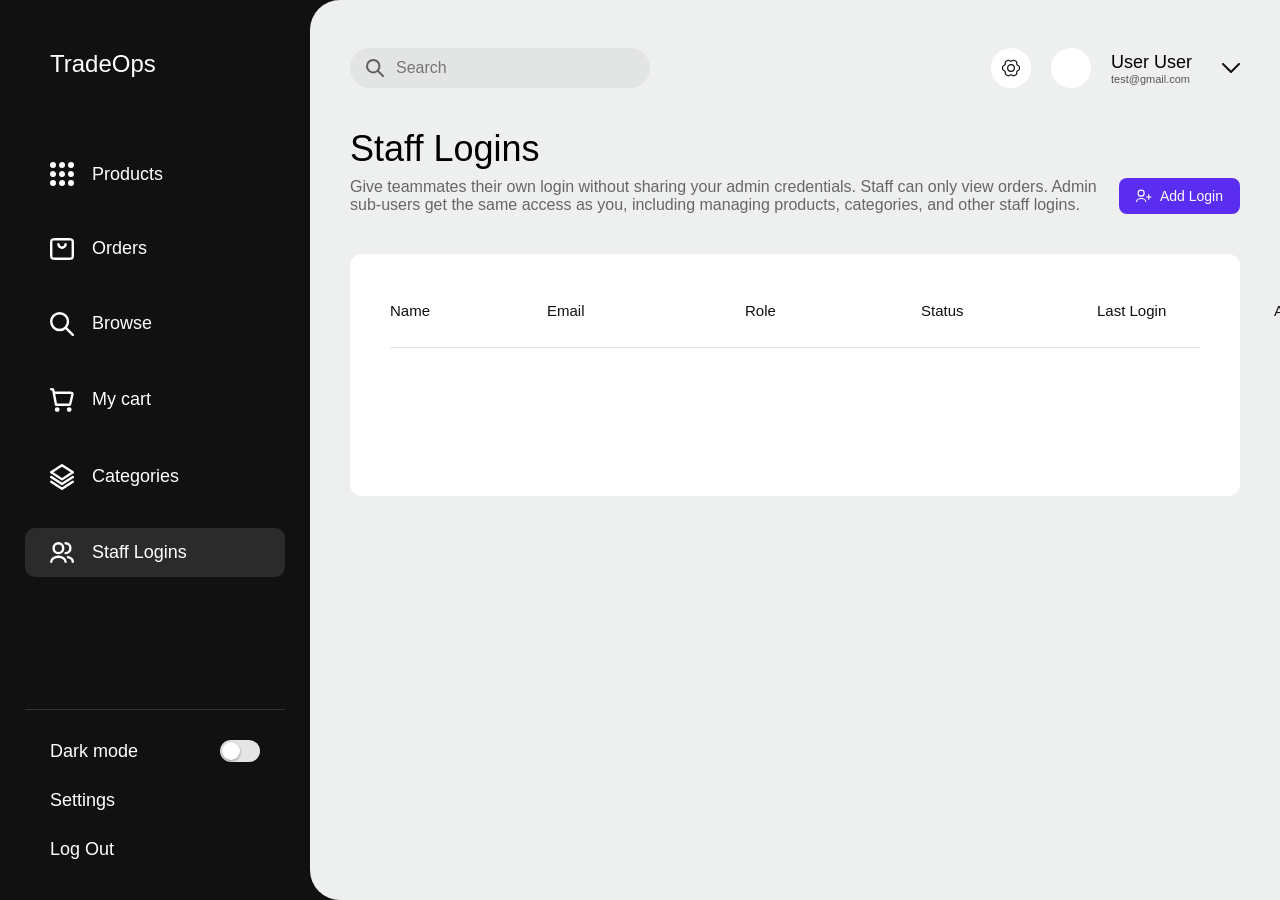
<file: staff.html>
<!DOCTYPE html>
<html lang="en">
<head>
  <meta charset="UTF-8">
  <meta name="viewport" content="width=device-width, initial-scale=1.0">
  <title>TradeOps — Staff Logins</title>
  <link rel="stylesheet" href="style.css">
</head>
<body>
  <div class="layout">
    <aside class="sidebar">
  <div class="sidebar__logo">TradeOps</div>

  <nav class="menu">
    <a href="index.html" class="menu__item">
      <img src="icons/products.svg" alt="" class="menu__icon">
      <span>Products</span>
    </a>
    <a href="orders.html" class="menu__item">
      <img src="icons/orders.svg" alt="" class="menu__icon">
      <span>Orders</span>
    </a>
    <a href="browse.html" class="menu__item">
      <img src="icons/browse.svg" alt="" class="menu__icon">
      <span>Browse</span>
    </a>
    <a href="cart.html" class="menu__item">
      <img src="icons/cart.svg" alt="" class="menu__icon">
      <span>My cart</span>
    </a>
    <a href="categories.html" class="menu__item">
      <img src="icons/categories.svg" alt="" class="menu__icon">
      <span>Categories</span>
    </a>
    <a href="staff.html" class="menu__item menu__item--active">
      <img src="icons/staff.svg" alt="" class="menu__icon">
      <span>Staff Logins</span>
    </a>
  </nav>

  <div class="sidebar__bottom">
    <div class="theme-toggle">
      <span>Dark mode</span>
      <div class="switch"><div class="switch__knob"></div></div>
    </div>
    <a href="settings.html" class="sidebar__link">Settings</a>
    <a href="#" class="sidebar__link">Log Out</a>
  </div>
</aside>
    <main class="main">
  <header class="topbar">
    <label class="search">
      <img src="icons/search.svg" alt="" class="search__icon">
      <input type="text" class="search__input" placeholder="Search">
    </label>

    <div class="topbar__user">
      <button class="icon-btn" type="button">
        <img src="icons/settings.svg" alt="Settings">
      </button>

      <div class="avatar"></div>

      <div class="user-info">
        <span class="user-info__name">User User</span>
        <span class="user-info__email">test@gmail.com</span>
      </div>

      <button class="chevron-btn" type="button">
        <img src="icons/chevron-down.svg" alt="Open menu">
      </button>
    </div>
  </header>
  <section class="page-header page-header--end">
  <div class="page-header__text page-header__text--narrow">
    <h1 class="page-header__title">Staff Logins</h1>
    <p class="page-header__subtitle">
      Give teammates their own login without sharing your admin credentials. Staff can only view orders. Admin sub-users get the same access as you, including managing products, categories, and other staff logins.
    </p>
  </div>
  <a href="#" class="btn btn--accent btn--add" data-modal-open="add-staff">
    <img src="icons/user-plus.svg" alt="" class="btn__icon">
    <span>Add Login</span>
    
  </a>
</section>

<section class="card card--staff">
  <div class="table">
    <div class="table__row table__row--staff table__row--head">
      <div>Name</div>
      <div>Email</div>
      <div>Role</div>
      <div>Status</div>
      <div>Last Login</div>
      <div>Actions</div>
    </div>
  </div>
</section>

</main>




<div class="modal" id="add-staff" hidden>
  <div class="modal__dialog modal__dialog--form">
    <div class="modal__body modal__body--form">
      <h3 class="modal__section-title modal__section-title--plain">Add staff login</h3>

      <form class="staff-form">
        <div class="staff-form__field">
          <label class="staff-form__label" for="staff-name">Name</label>
          <input class="staff-form__control" type="text" id="staff-name" placeholder="Write the name">
        </div>

        <div class="staff-form__field">
          <label class="staff-form__label" for="staff-email">Email</label>
          <input class="staff-form__control" type="email" id="staff-email" placeholder="Write the email">
        </div>

        <div class="staff-form__field">
          <label class="staff-form__label" for="staff-password">Password</label>
          <input class="staff-form__control" type="password" id="staff-password" placeholder="Write the password">
        </div>

        <div class="staff-form__field staff-form__field--wide">
          <label class="staff-form__label" for="staff-role">Role</label>
          <div class="select select--form">
            <select class="select__control staff-form__control" id="staff-role">
              <option value="" disabled selected>Choose the role</option>
              <option value="staff">Staff (orders only)</option>
              <option value="admin">Admin</option>
            </select>
            <img src="icons/chevron-down.svg" alt="" class="select__arrow">
          </div>
        </div>

        <button type="submit" class="btn btn--accent btn--submit">Add Login</button>
      </form>
    </div>
  </div>
</div>




  </div>

  <script src="script.js"></script>

  
</body>
</html>
</file>
<file: style.css>
:root {
  --color-sidebar: #111111;
  --color-bg: #eef0ef;
  --color-surface: #ffffff;
  --sidebar-width: 310px;
}

* {
  box-sizing: border-box;
  margin: 0;
  padding: 0;
}

body {
  font-family: "Helvetica Neue", Helvetica, Arial, sans-serif;
  background: var(--color-sidebar);
}

button,
input,
select,
textarea {
  font: inherit;
}

.layout {
  display: flex;
  height: 100vh;
  overflow: hidden;
}

.sidebar {
  width: var(--sidebar-width);
  background: var(--color-sidebar);
  color: #fff;
  display: flex;
  flex-direction: column;
  padding: 50px 25px 40px;
  flex-shrink: 0;
}

.main {
  flex: 1;
  background: var(--color-bg);
  border-radius: 30px 0 0 30px;
  padding: 48px 40px;
  overflow-y: auto;
}

.sidebar__logo {
  font-size: 24px;
  padding: 0 25px;
  margin-bottom: 70px;
}

.menu {
  display: flex;
  flex-direction: column;
  gap: 24px;
}

.menu__item {
  display: flex;
  align-items: center;
  gap: 18px;
  padding: 14px 25px;
  border-radius: 10px;
  color: #fff;
  text-decoration: none;
  font-size: 18px;
}

.menu__item--active {
  background: #2b2b2b;
}

.menu__icon {
  width: 24px;
  text-align: center;
}

.sidebar__bottom {
  margin-top: auto;
  padding: 30px 25px 0;
  border-top: 1px solid #333;
  display: flex;
  flex-direction: column;
  gap: 28px;
}

.theme-toggle {
  display: flex;
  justify-content: space-between;
  align-items: center;
  font-size: 18px;
}

.switch {
  width: 40px;
  height: 22px;
  background: #e5e5e5;
  border-radius: 11px;
  padding: 2px;
}

.switch__knob {
  width: 18px;
  height: 18px;
  background: #fff;
  border-radius: 50%;
  box-shadow: 0 1px 3px rgba(0, 0, 0, 0.4);
}

.sidebar__link {
  color: #fff;
  text-decoration: none;
  font-size: 18px;
}

.topbar {
  display: flex;
  justify-content: space-between;
  align-items: center;
}

.search {
  display: flex;
  align-items: center;
  gap: 12px;
  width: 300px;
  height: 40px;
  padding: 0 16px;
  background: #e3e5e4;
  border-radius: 20px;
}

.search__icon {
  width: 18px;
  height: 18px;
}

.search__input {
  flex: 1;
  border: none;
  outline: none;
  background: transparent;
  font-size: 16px;
}

.topbar__user {
  display: flex;
  align-items: center;
  gap: 20px;
}

.icon-btn {
  width: 40px;
  height: 40px;
  display: grid;
  place-items: center;
  background: var(--color-surface);
  border: none;
  border-radius: 50%;
  cursor: pointer;
}

.icon-btn img {
  width: 18px;
  height: 18px;
}

.avatar {
  width: 40px;
  height: 40px;
  background: var(--color-surface);
  border-radius: 50%;
}

.user-info {
  display: flex;
  flex-direction: column;
}

.user-info__name {
  font-size: 18px;
}

.user-info__email {
  font-size: 11px;
  color: #555;
}

.chevron-btn {
  background: none;
  border: none;
  cursor: pointer;
  margin-left: 10px;
}

.page-header {
  display: flex;
  justify-content: space-between;
  align-items: flex-start;
  margin-top: 40px;
}

.page-header__title {
  font-size: 36px;
  font-weight: 400;
}

.page-header__subtitle {
  margin-top: 8px;
  font-size: 16px;
  color: #666;
  font-weight: 300;

}

.btn {
  display: inline-block;
  padding: 10px 48px;
  border-radius: 8px;
  text-decoration: none;
  font-size: 16px;
  cursor: pointer;
}

.btn--primary {
  background: #cdeaf3;
  color: #4a5a60;
}

.filters {
  margin-top: 40px;
}

.select {
  position: relative;
  width: 208px;
}

.select__control {
  width: 100%;
  height: 40px;
  padding: 0 40px 0 20px;
  background: transparent;
  border: 1px solid #d5d8d7;
  border-radius: 8px;
  font-size: 15px;
  color: #666;
  appearance: none;
  cursor: pointer;
}

.select__arrow {
  position: absolute;
  right: 16px;
  top: 50%;
  transform: translateY(-50%);
  width: 12px;
  pointer-events: none;
}


.card {
  margin-top: 40px;
  padding: 24px 40px 30px;
  background: var(--color-surface);
  border-radius: 12px;
}

.table__row {
  display: grid;
  grid-template-columns: 318px 212px 213px 1fr auto;
  align-items: center;
  height: 90px;
  border-bottom: 1px solid #e3e5e4;
}

.table__row:last-child {
  border-bottom: none;
}

.table__row--head {
  height: 50px;
  border-bottom: none;
  font-size: 15px;
  color: #666;
}

.table__name,
.table__cell {
  font-size: 17px;
  font-weight: 500;
}

.btn--secondary {
  padding: 10px 20px;
  background: #d9d9d9;
  color: #666;
  border-radius: 8px;
}


.page-header--center {
  align-items: center;
}

.sync {
  display: flex;
  align-items: center;
  gap: 12px;
  color: #666;
  text-decoration: none;
  font-size: 16px;
}

.sync__icon {
  width: 20px;
  height: 20px;
}

.table__row--orders {
  grid-template-columns: 157px 198px 176px 176px 177px 1fr;
  height: 100px;
}

.table__row--orders.table__row--head {
  height: 50px;
}

.customer {
  display: flex;
  flex-direction: column;
  gap: 4px;
}

.customer__name {
  font-size: 17px;
  font-weight: 500;
}

.customer__info {
  font-size: 12px;
  color: #666;
}

.table__date {
  font-size: 14px;
  font-weight: 500;
}

.badge {
  display: inline-block;
  padding: 5px 13px;
  border-radius: 16px;
  font-size: 14px;
  font-weight: 500;
}

.badge--completed {
  background: #d4f700;
  color: #111;
}

.badge--new {
  background: #cdeaf3;
  color: #4a5a60;
}

.btn--outline {
  padding: 10px 15px;
  background: #fff;
  border: 1px solid #d5d8d7;
  color: #111;
  font-size: 14px;
}



.page-header__actions {
  display: flex;
  gap: 20px;
}

.btn__icon {
  width: 16px;
  height: 16px;
}

.btn--back,
.btn--cart,
.btn--existing {
  display: inline-flex;
  align-items: center;
  gap: 12px;
}

.btn--back {
  padding: 10px 24px;
  color: #666;
  font-size: 16px;
}

.btn--cart {
  padding: 10px 24px;
  gap: 20px;
}

.cards {
  display: grid;
  grid-template-columns: repeat(4, 1fr);
  gap: 16px;
  margin-top: 40px;
}

.product-card {
  display: flex;
  flex-direction: column;
  padding: 20px;
  background: var(--color-surface);
  border: 1px solid #e3e5e4;
  border-radius: 8px;
}

.product-card__top {
  display: flex;
  justify-content: space-between;
  align-items: center;
}

.product-card__category {
  font-size: 12px;
  color: #4b2bf0;
}

.product-card__title {
  margin-top: 20px;
  font-size: 18px;
  font-weight: 700;
}

.product-card__bottom {
  display: flex;
  justify-content: space-between;
  align-items: center;
  margin-top: auto;
  padding-top: 30px;
}

.product-card__price {
  font-size: 20px;
  font-weight: 500;
}

.btn--existing {
  padding: 12px 16px;
  border: none;
  font-size: 14px;
}

.badge--stock {
  padding: 4px 12px;
  background: #d4f700;
  color: #111;
  font-size: 12px;
}

.badge--out {
  padding: 4px 12px;
  background: #ff9566;
  color: #111;
  font-size: 12px;
}


.page-header__actions--center {
  align-items: center;
  gap: 32px;
}

.btn--accent {
  background: #5b2df0;
  color: #fff;
}

.btn--accent:hover {
  background: #4c22d6;
}

.btn--browsing {
  display: inline-flex;
  align-items: center;
  gap: 24px;
  padding: 10px 32px 10px 20px;
  font-size: 14px;
}

.link-danger {
  color: #f0301f;
  font-size: 14px;
}

.empty-state {
  display: flex;
  flex-direction: column;
  align-items: center;
  justify-content: center;
  min-height: 435px;
  text-align: center;
}

.empty-state__icon {
  width: 80px;
  height: 80px;
}

.empty-state__title {
  margin-top: 24px;
  font-size: 32px;
  font-weight: 500;
}

.empty-state__text {
  margin-top: 12px;
  font-size: 16px;
  color: #666;
}




.page-header__side {
  display: flex;
  flex-direction: column;
  align-items: flex-end;
  gap: 12px;
}

.badge--count {
  padding: 4px 32px;
  background: #cdeaf3;
  color: #111;
  font-size: 12px;
}

.card--categories {
  min-height: 435px;
}

.card__head {
  display: flex;
  justify-content: space-between;
  align-items: center;
  margin-bottom: 30px;
}

.card__title {
  font-size: 20px;
  font-weight: 500;
}

.card__links {
  display: flex;
  gap: 28px;
  padding-right: 32px;
  font-size: 15px;
}

.link-muted {
  color: #666;
  text-decoration: none;
}

.link-red {
  color: #f0301f;
  text-decoration: none;
}

.category-list {
  display: flex;
  flex-direction: column;
  gap: 8px;
}

.category-row {
  display: flex;
  align-items: center;
  gap: 12px;
  height: 50px;
  padding: 0 32px 0 20px;
  border: 1px solid #d5d8d7;
  border-radius: 8px;
  cursor: pointer;
}

.category-row--child {
  margin-left: 36px;
}

.category-row__name {
  flex: 1;
  margin-left: 20px;
  font-size: 15px;
  font-weight: 500;
}

.category-row__id {
  font-size: 15px;
  color: #666;
}

.checkbox {
  width: 16px;
  height: 16px;
  accent-color: #5b2df0;
  cursor: pointer;
}

.tag {
  padding: 4px 14px;
  border-radius: 14px;
  font-size: 12px;
}

.tag--root {
  background: #5b2df0;
  color: #fff;
}

.tag--child {
  background: #fff;
  border: 1px solid #d5d8d7;
  color: #111;
}

.btn--lime {
  padding: 12px 29px;
  background: #d4f700;
  border: none;
  color: #111;
  font-size: 16px;
}

.save-block {
  margin-top: 32px;
}

.save-block__text {
  margin-top: 20px;
  font-size: 16px;
  color: #666;
}




.page-header--end {
  align-items: flex-end;
}

.page-header__text--narrow {
  max-width: 750px;
}

.btn--add {
  display: inline-flex;
  align-items: center;
  gap: 8px;
  padding: 10px 17px;
  font-size: 14px;
}

.card--staff {
  min-height: 242px;
  padding-top: 20px;
}

.table__row--staff {
  grid-template-columns: 157px 198px 176px 176px 177px 1fr;
  height: 74px;
  border-bottom: 1px solid #e3e5e4;
}

.table__row--staff.table__row--head {
  color: #111;
  font-weight: 500;
  border-bottom: 1px solid #e3e5e4;
}



.topbar--right {
  justify-content: flex-end;
}

.sidebar__link--active {
  margin: -10px -25px;
  padding: 10px 25px;
  background: #2b2b2b;
  border-radius: 10px;
}

.settings {
  padding: 40px 0 0 17px;
}

.settings__grid {
  display: grid;
  grid-template-columns: 406px 1fr;
  gap: 24px 0;
  margin-top: 40px;
  padding-left: 35px;
}

.field {
  width: 260px;
}

.field__label {
  padding-bottom: 12px;
  border-bottom: 1px solid #dcdfde;
  font-size: 20px;
  color: #666;
}

.field__value {
  margin-top: 14px;
  font-size: 20px;
  font-weight: 500;
}

.api-key {
  display: flex;
  align-items: center;
  width: 285px;
  height: 50px;
  margin-top: 14px;
  padding: 0 24px;
  background: #eef0ef;
  border: 1px solid #d5d8d7;
  border-radius: 10px;
}

.api-key__dots {
  font-size: 12px;
  letter-spacing: 1px;
  color: #444;
  overflow: hidden;
}

.field .badge {
  margin-top: 14px;
}

.btn--edit {
  display: inline-flex;
  align-items: center;
  gap: 14px;
  margin: 30px 0 0 35px;
  padding: 12px 16px;
  font-size: 14px;
}

/* Product edit */


.no-scroll {
  overflow: hidden;
}

.modal {
  position: fixed;
  inset: 0;
  z-index: 100;
  display: flex;
  justify-content: center;
  align-items: flex-start;
  padding: 80px 20px;
  background: rgba(0, 0, 0, 0.5);
  overflow-y: auto;
}

.modal[hidden] {
  display: none;
}

.modal__dialog {
  width: 1120px;
  max-width: 100%;
  background: var(--color-surface);
  border-radius: 8px;
  overflow: hidden;
  box-shadow: 0 20px 60px rgba(0, 0, 0, 0.25);
}

.modal__header {
  display: flex;
  justify-content: space-between;
  align-items: center;
  height: 98px;
  padding: 0 40px;
  background: #2b2b2b;
  color: #fff;
}

.modal__title {
  font-size: 24px;
  font-weight: 500;
}

.modal__close {
  display: grid;
  place-items: center;
  width: 32px;
  height: 32px;
  background: none;
  border: none;
  cursor: pointer;
}

.modal__close img {
  width: 24px;
  height: 24px;
}

.modal__body {
  padding: 28px 40px 45px;
}

.modal__section-title {
  padding-bottom: 12px;
  border-bottom: 1px solid #e3e5e4;
  font-size: 24px;
  font-weight: 700;
}

.modal__section-title--second {
  margin-top: 40px;
}

.info-grid {
  display: grid;
  grid-template-columns: 406px 1fr;
  gap: 40px 0;
  padding: 36px 0 0 38px;
}

.field--small .field__label {
  padding-bottom: 8px;
  font-size: 16px;
}

.field--small .field__value {
  margin-top: 12px;
  font-size: 22px;
}

.form__group {
  padding: 30px 38px 24px;
  border-bottom: 1px solid #e3e5e4;
}

.form__group:last-of-type {
  border-bottom: none;
  padding-bottom: 0;
}

.form__label {
  display: block;
  margin-bottom: 18px;
  font-size: 22px;
  font-weight: 500;
}

.form__control {
  width: 100%;
  height: 60px;
  padding: 0 24px;
  background: #fff;
  border: 1px solid #d5d8d7;
  border-radius: 10px;
  font-size: 22px;
  outline: none;
}

.form__control--textarea {
  height: 130px;
  padding: 20px 24px;
  font-size: 16px;
  resize: none;
}

.form__control::placeholder {
  color: #c4c7c6;
}

.form__control:focus {
  border-color: #5b2df0;
}

.form__hint {
  margin-top: 14px;
  font-size: 16px;
  color: #666;
}

.form__actions {
  display: flex;
  justify-content: space-between;
  align-items: center;
  padding: 20px 38px 0;
}

.btn--danger {
  padding: 14px 35px;
  background: #fde4e4;
  border: 1px solid #f5c9c9;
  color: #f0301f;
  font-size: 16px;
  cursor: pointer;
}

.btn--save {
  padding: 14px 29px;
  border: none;
  font-size: 22px;
  cursor: pointer;
}




.modal__header--accent {
  background: #5b2df0;
}

.info-grid--three {
  grid-template-columns: repeat(3, 1fr);
  gap: 40px 60px;
  padding: 36px 38px 0;
}

.info-grid--three .field {
  width: auto;
}

.info-grid--three .field__value {
  font-size: 18px;
}

.items {
  margin-top: 46px;
  padding: 30px 40px 60px;
  background: #dff3fa;
  border-radius: 12px;
}

.items__row {
  display: grid;
  grid-template-columns: 370px 214px 195px 1fr;
  align-items: center;
  font-size: 14px;
}

.items__row--head {
  height: 40px;
  color: #555;
}

.items__row--line {
  height: 66px;
  border-bottom: 1px solid #5a7f8c;
  font-weight: 500;
}

.items__total {
  display: grid;
  grid-template-columns: 584px 1fr;
  align-items: center;
  height: 66px;
  font-size: 20px;
  font-weight: 700;
}

.modal__footer {
  display: flex;
  justify-content: flex-end;
  margin-top: 46px;
}

.btn--close {
  padding: 18px 38px;
  font-size: 20px;
  cursor: pointer;
}





.modal__dialog--form {
  width: 1120px;
  margin-top: 160px;
}

.modal__body--form {
  padding: 28px 40px 48px;
}

.modal__section-title--plain {
  font-size: 20px;
  font-weight: 500;
}

.staff-form {
  display: grid;
  grid-template-columns: 285px 285px 1fr;
  column-gap: 30px;
  row-gap: 24px;
  padding-top: 30px;
}

.staff-form__field {
  display: flex;
  flex-direction: column;
  gap: 16px;
}

.staff-form__field:nth-child(3) {
  grid-column: 1;
}

.staff-form__field--wide {
  grid-column: 1 / 3;
}

.staff-form__label {
  padding-left: 7px;
  font-size: 20px;
  font-weight: 500;
}

.staff-form__control {
  width: 100%;
  height: 50px;
  padding: 0 24px;
  background: #fff;
  border: 1px solid #d5d8d7;
  border-radius: 10px;
  font-size: 16px;
  outline: none;
}

.staff-form__control::placeholder {
  color: #c4c7c6;
}

.staff-form__control:focus {
  border-color: #5b2df0;
}

.select--form {
  width: 209px;
}

.btn--submit {
  grid-column: 3;
  justify-self: end;
  align-self: end;
  padding: 12px 32px;
  border: none;
  font-size: 16px;
  cursor: pointer;
}





.account-form {
  grid-template-columns: 285px 285px 285px 1fr;
}

.account-form__break {
  grid-column: 1 / -1;
  height: 0;
  margin-top: -12px;
}

.account-form__status {
  grid-column: 1;
}

.account-form__actions {
  grid-column: 2 / -1;
  display: flex;
  justify-content: flex-end;
  align-items: flex-end;
  gap: 30px;
}

.btn--deactivate {
  align-self: flex-start;
  padding: 14px 25px;
  font-size: 14px;
  cursor: pointer;
}

.btn--lime-soft {
  padding: 12px 45px;
  background: #eefca0;
  border: none;
  color: #111;
  font-size: 14px;
  cursor: pointer;
}

.btn--submit-save {
  padding: 10px 44px;
  border: none;
  font-size: 20px;
  cursor: pointer;
}
</file>
